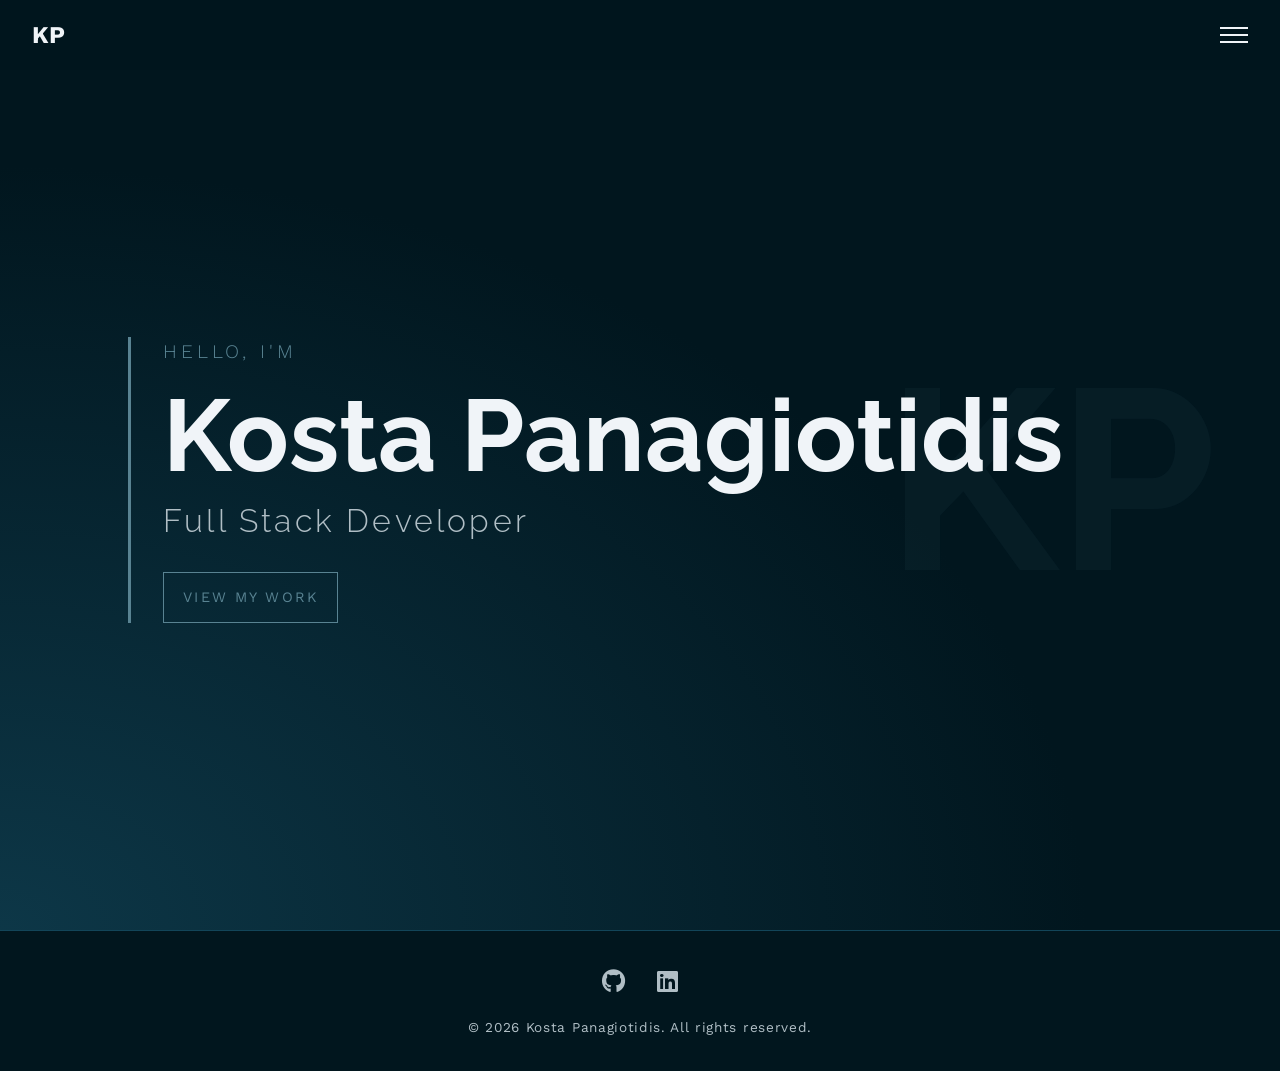
<file: index.html>
<!DOCTYPE html>
<html lang="en">
<head>
    <meta charset="UTF-8">
    <meta name="viewport" content="width=device-width, initial-scale=1.0">
    <title>Kosta Panagiotidis | Portfolio</title>
    <link rel="preconnect" href="https://fonts.googleapis.com">
    <link rel="preconnect" href="https://fonts.gstatic.com" crossorigin>
    <link href="https://fonts.googleapis.com/css2?family=Raleway:wght@300;400;500;700&family=Work+Sans:wght@300;400;500;700&display=swap" rel="stylesheet">
    <link rel="stylesheet" href="scss/main.css">
    <link rel="stylesheet" href="https://cdnjs.cloudflare.com/ajax/libs/font-awesome/6.5.0/css/all.min.css">
</head>
<body class="page--home">

    <nav class="nav">
        <div class="nav__logo">
            <a href="index.html">KP</a>
        </div>

        <button class="nav__toggle" id="navToggle">
            <span class="nav__toggle-bar"></span>
            <span class="nav__toggle-bar"></span>
            <span class="nav__toggle-bar"></span>
        </button>

        <div class="nav__overlay" id="navOverlay">
            <div class="nav__card">
                <ul class="nav__links">
                    <li class="nav__item"><a href="index.html" class="nav__link">Home</a></li>
                    <li class="nav__item"><a href="about.html" class="nav__link">About</a></li>
                    <li class="nav__item"><a href="skills.html" class="nav__link">Skills</a></li>
                    <li class="nav__item"><a href="projects.html" class="nav__link">Projects</a></li>
                    <li class="nav__item"><a href="contact.html" class="nav__link">Contact</a></li>
                </ul>
            </div>
        </div>
    </nav>

    <main class="main">

        <section class="hero">
            <div class="hero__bg-text">KP</div>
            <div class="hero__content">
                <p class="hero__greeting">Hello, I'm</p>
                <h1 class="hero__name">Kosta Panagiotidis</h1>
                <h2 class="hero__title">Full Stack Developer</h2>
                <a href="projects.html" class="hero__cta">View my work</a>
            </div>
        </section>

    </main>
    
    <footer class="footer">
        <div class="footer__icons">
            <a href="https://github.com/kpanagiotidis1-art" class="footer__link" target="_blank">
                <i class="fa-brands fa-github"></i>
            </a>
            <a href="https://www.linkedin.com/in/kosta-panagiotidis-23280220b/" class="footer__link" target="_blank">
                <i class="fa-brands fa-linkedin"></i>
            </a>
        </div>
        <p class="footer__copy">&copy; 2026 Kosta Panagiotidis. All rights reserved.</p>
        
    </footer>

    <script src="js/nav.js"></script>
    <script src="js/transitions.js"></script>
</body>
</html>
</file>
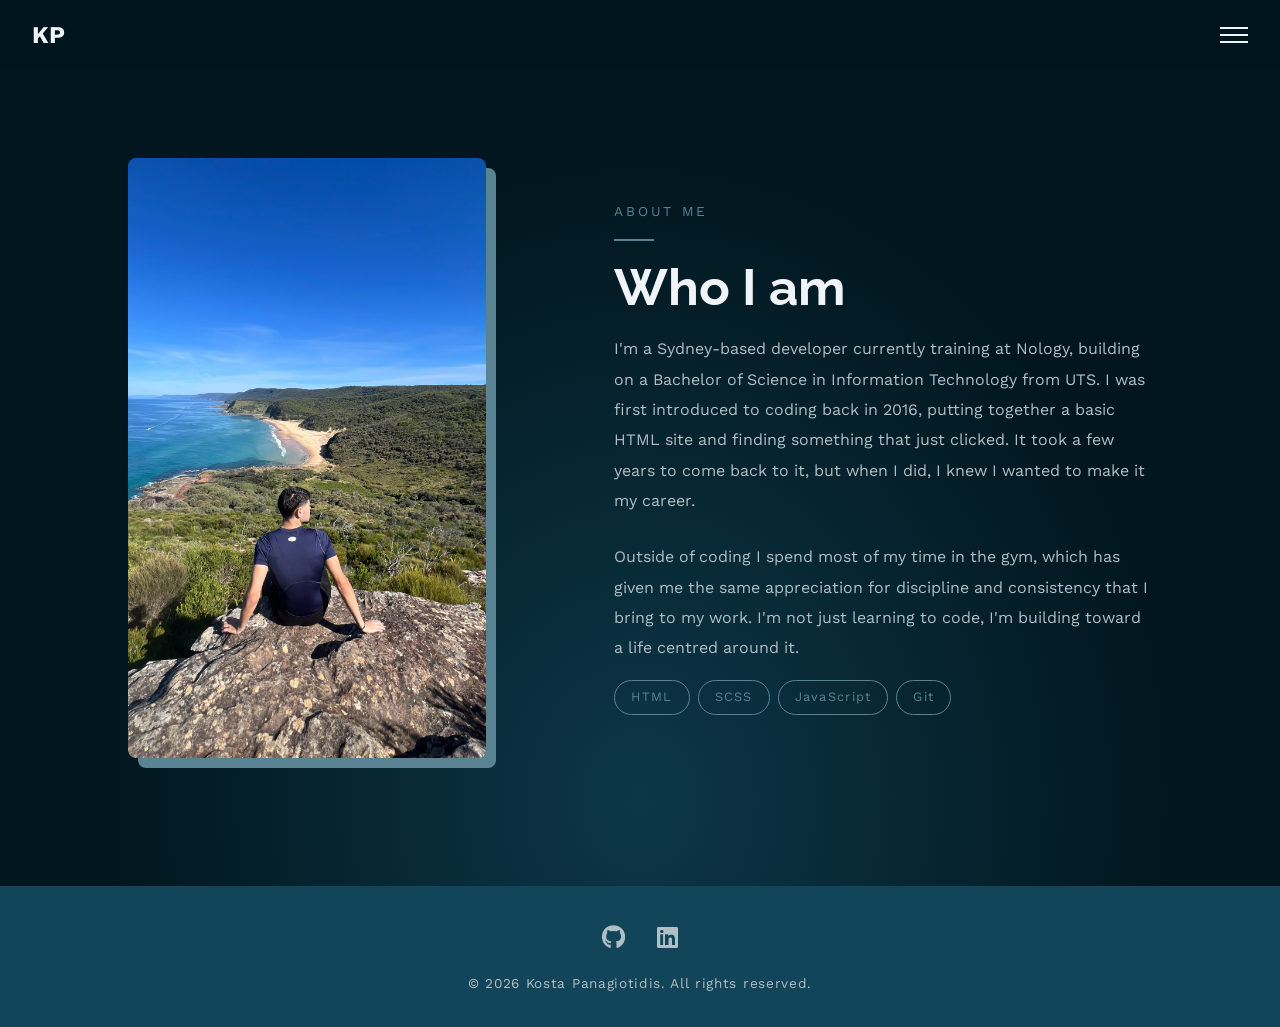
<file: about.html>
<!DOCTYPE html>
<html lang="en">
<head>
    <meta charset="UTF-8">
    <meta name="viewport" content="width=device-width, initial-scale=1.0">
    <title>Kosta Panagiotidis | About</title>
    <link rel="preconnect" href="https://fonts.googleapis.com">
    <link rel="preconnect" href="https://fonts.gstatic.com" crossorigin>
    <link href="https://fonts.googleapis.com/css2?family=Raleway:wght@300;400;500;700&family=Work+Sans:wght@300;400;500;700&display=swap" rel="stylesheet">
    <link rel="stylesheet" href="scss/main.css">
    <link rel="stylesheet" href="https://cdnjs.cloudflare.com/ajax/libs/font-awesome/6.5.0/css/all.min.css">
</head>
<body>

    <nav class="nav">
        <div class="nav__logo">
            <a href="index.html">KP</a>
        </div>

        <button class="nav__toggle" id="navToggle">
            <span class="nav__toggle-bar"></span>
            <span class="nav__toggle-bar"></span>
            <span class="nav__toggle-bar"></span>
        </button>

        <div class="nav__overlay" id="navOverlay">
            <div class="nav__card">
                <ul class="nav__links">
                    <li class="nav__item"><a href="index.html" class="nav__link">Home</a></li>
                    <li class="nav__item"><a href="about.html" class="nav__link">About</a></li>
                    <li class="nav__item"><a href="skills.html" class="nav__link">Skills</a></li>
                    <li class="nav__item"><a href="projects.html" class="nav__link">Projects</a></li>
                    <li class="nav__item"><a href="contact.html" class="nav__link">Contact</a></li>
                </ul>
            </div>
        </div>
    </nav>

    <main class="main">

    <section class="about">
        <div class="about__image-wrapper">
            <div class="about__image-border"></div>
            <div class="about__image">
                <img src="assets/images/profile.jpeg" alt="Kosta Panagiotidis">
            </div>
        </div>
        <div class="about__content">
            <p class="about__tag">About me</p>
            <div class="about__divider"></div>
            <h1 class="about__heading">Who I am</h1>
            <p class="about__text">I'm a Sydney-based developer currently training at Nology, building on a Bachelor of Science in Information Technology from UTS. I was first introduced to coding back in 2016, putting together a basic HTML site and finding something that just clicked. It took a few years to come back to it, but when I did, I knew I wanted to make it my career.</p> 
            <br>
            <p class="about__text">Outside of coding I spend most of my time in the gym, which has given me the same appreciation for discipline and consistency that I bring to my work. I'm not just learning to code, I'm building toward a life centred around it.</p>
            <div class="about__pills">
                <span class="about__pill">HTML</span>
                <span class="about__pill">SCSS</span>
                <span class="about__pill">JavaScript</span>
                <span class="about__pill">Git</span>
            </div>
        </div>
    </section>     

    </main>
    
    <footer class="footer">
        <div class="footer__icons">
            <a href="https://github.com/kpanagiotidis1-art" class="footer__link" target="_blank">
                <i class="fa-brands fa-github"></i>
            </a>
            <a href="https://www.linkedin.com/in/kosta-panagiotidis-23280220b/" class="footer__link" target="_blank">
                <i class="fa-brands fa-linkedin"></i>
            </a>
        </div>
        <p class="footer__copy">&copy; 2026 Kosta Panagiotidis. All rights reserved.</p>
        
    </footer>

    <script src="js/nav.js"></script>
    <script src="js/transitions.js"></script>
</body>
</html>
</file>
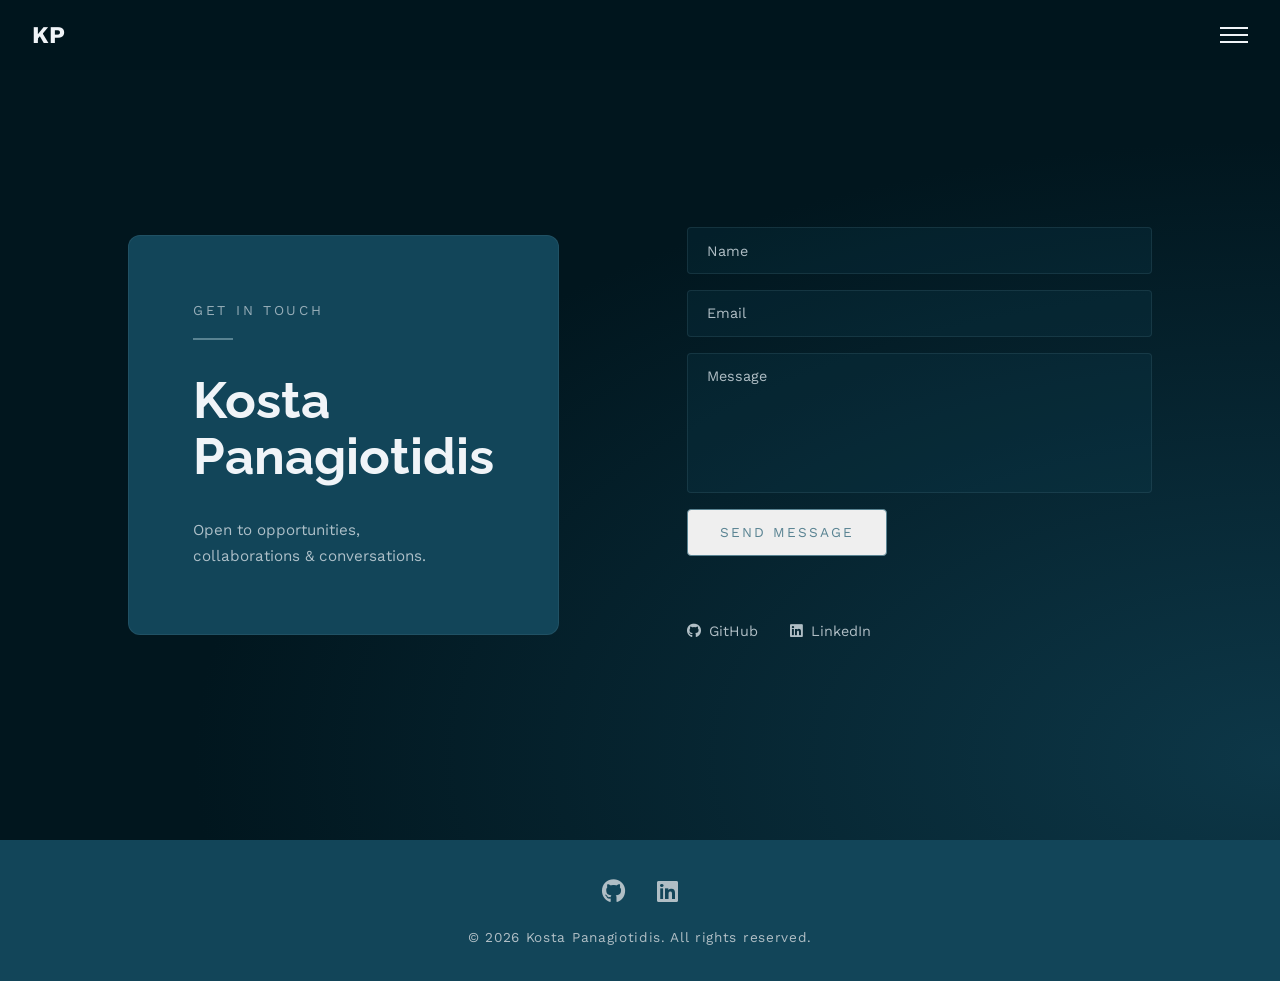
<file: contact.html>
<!DOCTYPE html>
<html lang="en">
<head>
    <meta charset="UTF-8">
    <meta name="viewport" content="width=device-width, initial-scale=1.0">
    <title>Kosta Panagiotidis | Contact</title>
    <link rel="preconnect" href="https://fonts.googleapis.com">
    <link rel="preconnect" href="https://fonts.gstatic.com" crossorigin>
    <link href="https://fonts.googleapis.com/css2?family=Raleway:wght@300;400;500;700&family=Work+Sans:wght@300;400;500;700&display=swap" rel="stylesheet">
    <link rel="stylesheet" href="scss/main.css">
    <link rel="stylesheet" href="https://cdnjs.cloudflare.com/ajax/libs/font-awesome/6.5.0/css/all.min.css">
</head>
<body>

    <nav class="nav">
        <div class="nav__logo">
            <a href="index.html">KP</a>
        </div>

        <button class="nav__toggle" id="navToggle">
            <span class="nav__toggle-bar"></span>
            <span class="nav__toggle-bar"></span>
            <span class="nav__toggle-bar"></span>
        </button>

        <div class="nav__overlay" id="navOverlay">
            <div class="nav__card">
                <ul class="nav__links">
                    <li class="nav__item"><a href="index.html" class="nav__link">Home</a></li>
                    <li class="nav__item"><a href="about.html" class="nav__link">About</a></li>
                    <li class="nav__item"><a href="skills.html" class="nav__link">Skills</a></li>
                    <li class="nav__item"><a href="projects.html" class="nav__link">Projects</a></li>
                    <li class="nav__item"><a href="contact.html" class="nav__link">Contact</a></li>
                </ul>
            </div>
        </div>
    </nav>

    <main class="main">
        <section class="contact">
            <div class="contact__left">
                <div class="contact__left-top">
                    <p class="contact__tag">Get in touch</p>
                    <div class="contact__divider"></div>
                    <h1 class="contact__name">Kosta<br>Panagiotidis</h1>
                </div>
                <p class="contact__tagline">Open to opportunities,<br>collaborations & conversations.</p>
            </div>

            <div class="contact__right">
                <form class="contact__form" action="https://formspree.io/f/xgobrayg" method="POST">
                    <input type="text" name="name" class="contact__input" placeholder="Name">
                    <input type="email" name="email" class="contact__input" placeholder="Email">
                    <textarea name="message" class="contact__textarea" placeholder="Message"></textarea>
                    <button type="submit" class="contact__btn">Send message</button>
                </form>

                <div class="contact__socials">
                    <a href="https://github.com/kpanagiotidis1-art" class="contact__social-link" target="_blank">
                        <i class="fa-brands fa-github"></i> GitHub
                    </a>
                    <a href="https://www.linkedin.com/in/kosta-panagiotidis-23280220b/" class="contact__social-link" target="_blank">
                        <i class="fa-brands fa-linkedin"></i> LinkedIn
                    </a>
                </div>
            </div>
        </section>
    </main>
    
    <footer class="footer">
        <div class="footer__icons">
            <a href="https://github.com/kpanagiotidis1-art" class="footer__link" target="_blank">
                <i class="fa-brands fa-github"></i>
            </a>
            <a href="https://www.linkedin.com/in/kosta-panagiotidis-23280220b/" class="footer__link" target="_blank">
                <i class="fa-brands fa-linkedin"></i>
            </a>
        </div>
        <p class="footer__copy">&copy; 2026 Kosta Panagiotidis. All rights reserved.</p>
        
    </footer>

    <script src="js/nav.js"></script>
    <script src="js/transitions.js"></script>
    <script src="js/transitions.js"></script>
</body>
</html>
</file>
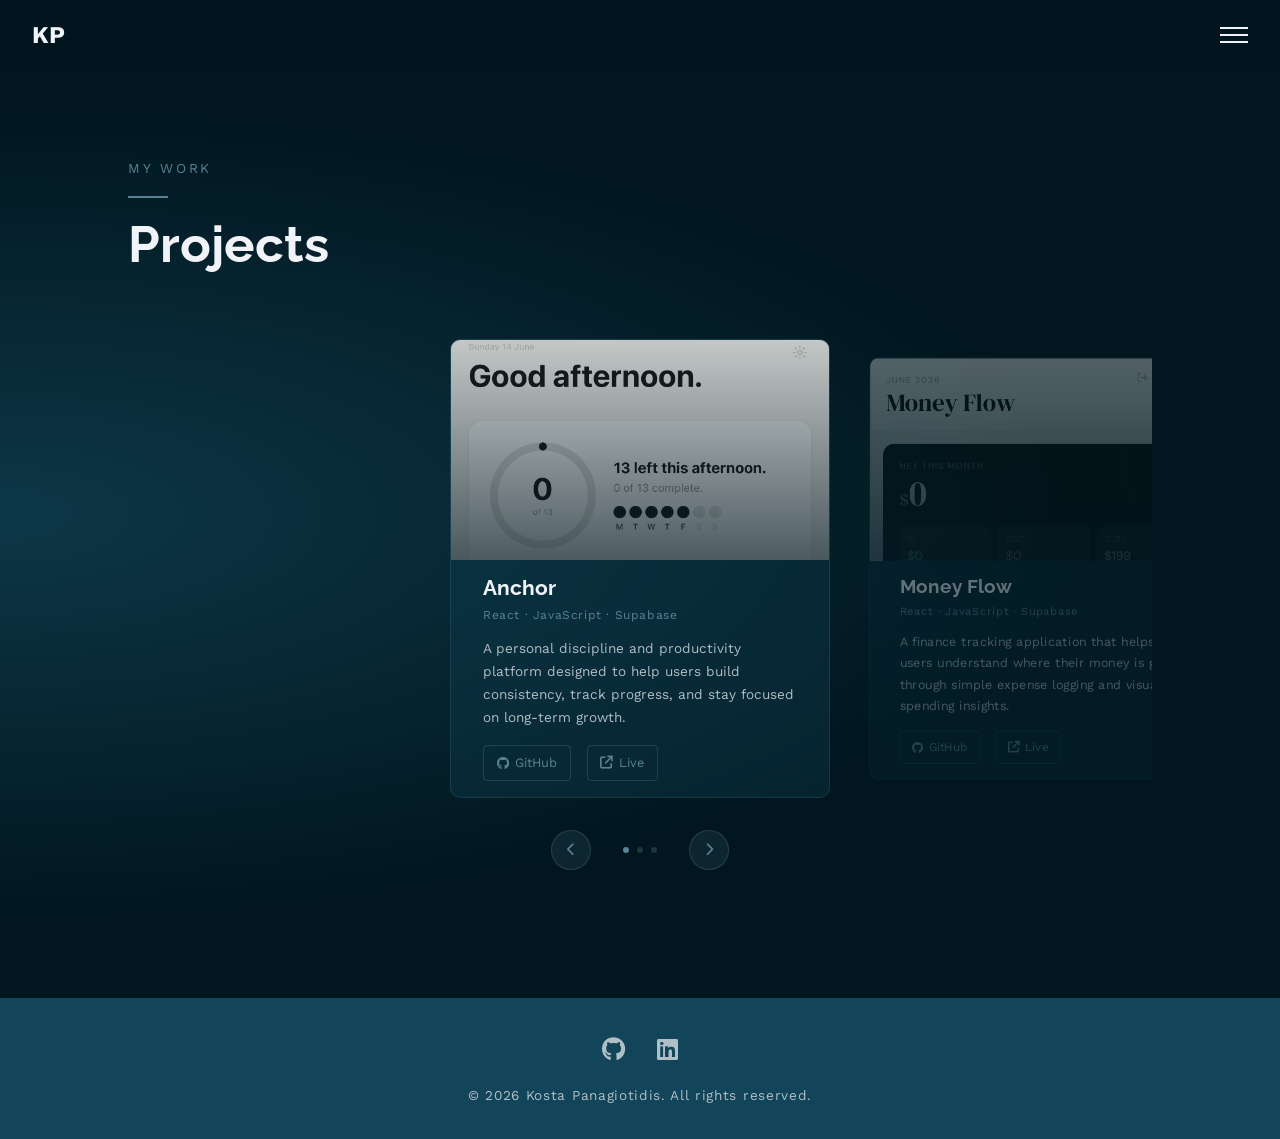
<file: projects.html>
<!DOCTYPE html>
<html lang="en">
<head>
    <meta charset="UTF-8">
    <meta name="viewport" content="width=device-width, initial-scale=1.0">
    <title>Kosta Panagiotidis | Projects</title>
    <link rel="preconnect" href="https://fonts.googleapis.com">
    <link rel="preconnect" href="https://fonts.gstatic.com" crossorigin>
    <link href="https://fonts.googleapis.com/css2?family=Raleway:wght@300;400;500;700&family=Work+Sans:wght@300;400;500;700&display=swap" rel="stylesheet">
    <link rel="stylesheet" href="scss/main.css">
    <link rel="stylesheet" href="https://cdnjs.cloudflare.com/ajax/libs/font-awesome/6.5.0/css/all.min.css">
</head>
<body>

    <nav class="nav">
        <div class="nav__logo">
            <a href="index.html">KP</a>
        </div>

        <button class="nav__toggle" id="navToggle">
            <span class="nav__toggle-bar"></span>
            <span class="nav__toggle-bar"></span>
            <span class="nav__toggle-bar"></span>
        </button>

        <div class="nav__overlay" id="navOverlay">
            <div class="nav__card">
                <ul class="nav__links">
                    <li class="nav__item"><a href="index.html" class="nav__link">Home</a></li>
                    <li class="nav__item"><a href="about.html" class="nav__link">About</a></li>
                    <li class="nav__item"><a href="skills.html" class="nav__link">Skills</a></li>
                    <li class="nav__item"><a href="projects.html" class="nav__link">Projects</a></li>
                    <li class="nav__item"><a href="contact.html" class="nav__link">Contact</a></li>
                </ul>
            </div>
        </div>
    </nav>

    <main class="main">
        <section class="projects">
            <div class="projects__header">
                <p class="projects__tag">My work</p>
                <div class="projects__divider"></div>
                <h1 class="projects__heading">Projects</h1>
            </div>

            <div class="projects__carousel">
                <div class="projects__track" id="projectsTrack">

                    <div class="projects__card" id="card-0">
                        <div class="projects__card-img">
                            <img src="assets/images/anchor.png" alt="Anchor App">
                        </div>
                        <div class="projects__card-body">
                            <h2 class="projects__card-title">Anchor</h2>
                            <p class="projects__card-tech">React · JavaScript · Supabase</p>
                            <p class="projects__card-desc">A personal discipline and productivity platform designed to help users build consistency, track progress, and stay focused on long-term growth.</p>
                            <div class="projects__card-links">
                                <a href="https://github.com/kpanagiotidis1-art/Anchor" class="projects__card-link" target="_blank"><i class="fa-brands fa-github"></i> GitHub</a>
                                <a href="https://anchor-six-beta.vercel.app/" class="projects__card-link" target="_blank"><i class="fa-solid fa-arrow-up-right-from-square"></i> Live</a>
                            </div>
                        </div>
                    </div>

                    <div class="projects__card" id="card-1">
                        <div class="projects__card-img">
                            <img src="assets/images/moneyflow.png" alt="Money Flow App">
                        </div>
                        <div class="projects__card-body">
                            <h2 class="projects__card-title">Money Flow</h2>
                            <p class="projects__card-tech">React · JavaScript · Supabase</p>
                            <p class="projects__card-desc">A finance tracking application that helps users understand where their money is going through simple expense logging and visual spending insights.</p>
                            <div class="projects__card-links">
                                <a href="https://github.com/kpanagiotidis1-art/money-flow" class="projects__card-link" target="_blank"><i class="fa-brands fa-github"></i> GitHub</a>
                                <a href="https://money-flow-chi-lilac.vercel.app/" class="projects__card-link" target="_blank"><i class="fa-solid fa-arrow-up-right-from-square"></i> Live</a>
                            </div>
                        </div>
                    </div>

                    <div class="projects__card" id="card-2">
                        <div class="projects__card-img">
                            <img src="assets/images/builtbykosta.png" alt="BuiltByKosta">
                        </div>
                        <div class="projects__card-body">
                            <h2 class="projects__card-title">BuiltByKosta</h2>
                            <p class="projects__card-tech">HTML · CSS · JavaScript</p>
                            <p class="projects__card-desc">A personal portfolio website created to showcase my projects, technical skills, and development journey as a frontend developer.</p>
                            <div class="projects__card-links">
                                <a href="https://github.com/kpanagiotidis1-art/builtbykosta-site" class="projects__card-link" target="_blank"><i class="fa-brands fa-github"></i> GitHub</a>
                                <a href="https://builtbykosta-site.vercel.app/" class="projects__card-link" target="_blank"><i class="fa-solid fa-arrow-up-right-from-square"></i> Live</a>
                            </div>
                        </div>
                    </div>

                </div>

                <div class="projects__controls">
                    <button class="projects__arrow" id="prevBtn"><i class="fa-solid fa-chevron-left"></i></button>
                    <div class="projects__dots" id="projectsDots"></div>
                    <button class="projects__arrow" id="nextBtn"><i class="fa-solid fa-chevron-right"></i></button>
                </div>
            </div>
        </section
    </main>
    
    <footer class="footer">
        <div class="footer__icons">
            <a href="https://github.com/kpanagiotidis1-art" class="footer__link" target="_blank">
                <i class="fa-brands fa-github"></i>
            </a>
            <a href="https://www.linkedin.com/in/kosta-panagiotidis-23280220b/" class="footer__link" target="_blank">
                <i class="fa-brands fa-linkedin"></i>
            </a>
        </div>
        <p class="footer__copy">&copy; 2026 Kosta Panagiotidis. All rights reserved.</p>
        
    </footer>

    <script src="js/nav.js"></script>
    <script src="js/projects.js"></script>
    <script src="js/transitions.js"></script>
</body>
</html>
</file>
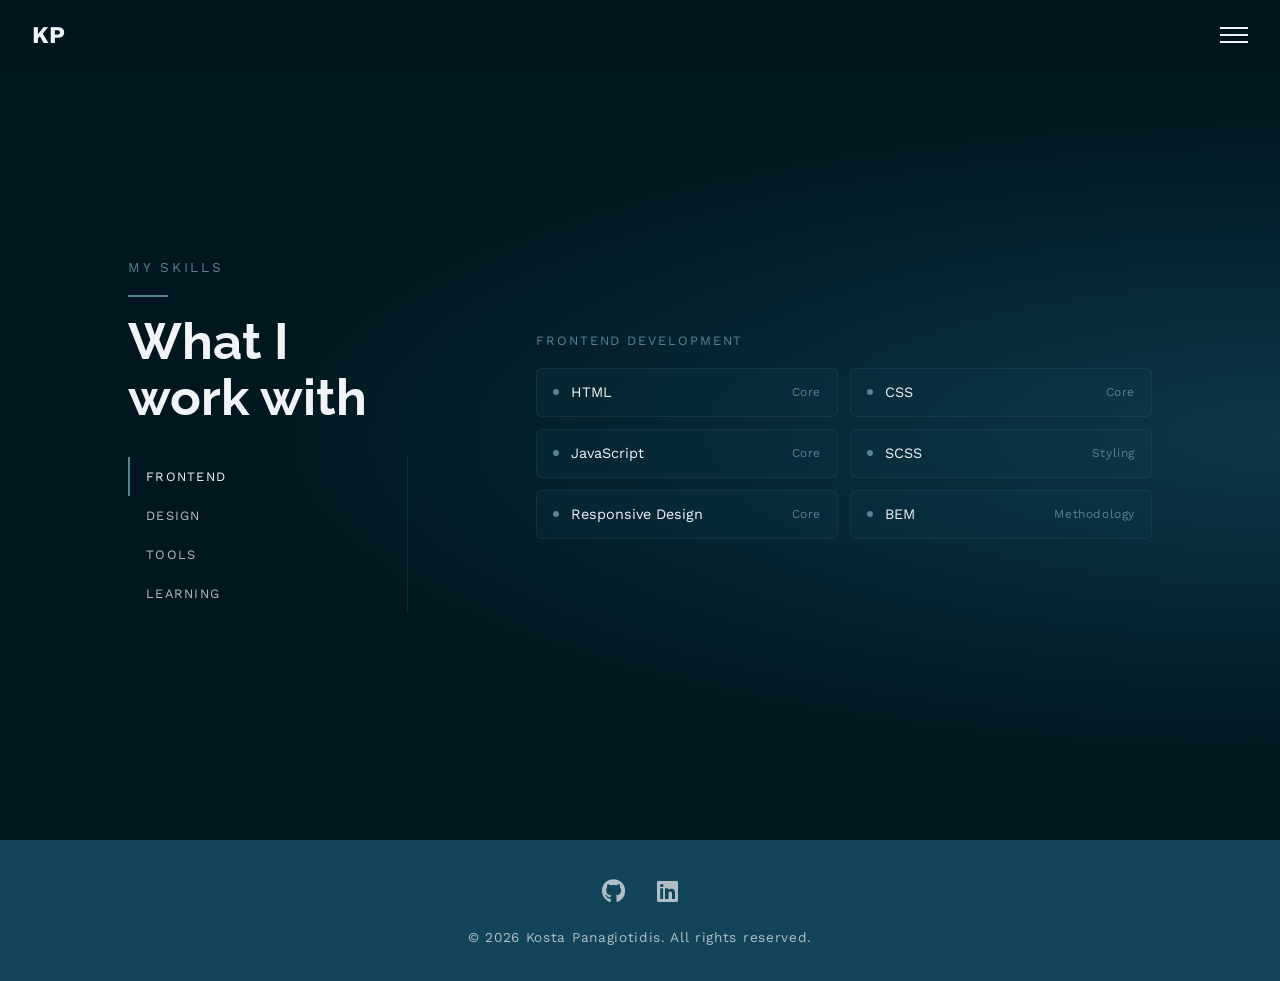
<file: skills.html>
<!DOCTYPE html>
<html lang="en">
<head>
    <meta charset="UTF-8">
    <meta name="viewport" content="width=device-width, initial-scale=1.0">
    <title>Kosta Panagiotidis | Skills</title>
    <link rel="preconnect" href="https://fonts.googleapis.com">
    <link rel="preconnect" href="https://fonts.gstatic.com" crossorigin>
    <link href="https://fonts.googleapis.com/css2?family=Raleway:wght@300;400;500;700&family=Work+Sans:wght@300;400;500;700&display=swap" rel="stylesheet">
    <link rel="stylesheet" href="scss/main.css">
    <link rel="stylesheet" href="https://cdnjs.cloudflare.com/ajax/libs/font-awesome/6.5.0/css/all.min.css">
  
</head>

<body>
    <nav class="nav">
        <div class="nav__logo">
            <a href="index.html">KP</a>
        </div>

        <button class="nav__toggle" id="navToggle">
            <span class="nav__toggle-bar"></span>
            <span class="nav__toggle-bar"></span>
            <span class="nav__toggle-bar"></span>
        </button>

        <div class="nav__overlay" id="navOverlay">
            <div class="nav__card">
                <ul class="nav__links">
                    <li class="nav__item"><a href="index.html" class="nav__link">Home</a></li>
                    <li class="nav__item"><a href="about.html" class="nav__link">About</a></li>
                    <li class="nav__item"><a href="skills.html" class="nav__link">Skills</a></li>
                    <li class="nav__item"><a href="projects.html" class="nav__link">Projects</a></li>
                    <li class="nav__item"><a href="contact.html" class="nav__link">Contact</a></li>
                </ul>
            </div>
        </div>
    </nav>

    <main class="main">

    <section class="skills">
        <div class="skills__sidebar">
            <p class="skills__tag">My skills</p>
            <div class="skills__divider"></div>
            <h1 class="skills__heading">What I<br>work with</h1>
            <nav class="skills__nav">
                <button class="skills__nav-button skills__nav-button--active" data-target="frontend">Frontend</button>
                <button class="skills__nav-button" data-target="design">Design</button>
                <button class="skills__nav-button" data-target="tools">Tools</button>
                <button class="skills__nav-button" data-target="learning">Learning</button>
            </nav>
        </div>

        <div class="skills__panels">
            <div class="skills__panel skills__panel--active" id="frontend">
                <p class="skills__panel-title">Frontend Development</p>
                <div class="skills__grid">
                    <div class="skills__item"><div class="skills__dot"></div><span class="skills__name">HTML</span><span class="skills__sub">Core</span></div>
                    <div class="skills__item"><div class="skills__dot"></div><span class="skills__name">CSS</span><span class="skills__sub">Core</span></div>
                    <div class="skills__item"><div class="skills__dot"></div><span class="skills__name">JavaScript</span><span class="skills__sub">Core</span></div>
                    <div class="skills__item"><div class="skills__dot"></div><span class="skills__name">SCSS</span><span class="skills__sub">Styling</span></div>
                    <div class="skills__item"><div class="skills__dot"></div><span class="skills__name">Responsive Design</span><span class="skills__sub">Core</span></div>
                    <div class="skills__item"><div class="skills__dot"></div><span class="skills__name">BEM</span><span class="skills__sub">Methodology</span></div>
                </div>
            </div>

            <div class="skills__panel" id="design">
                <p class="skills__panel-title">Design</p>
                <div class="skills__grid">
                    <div class="skills__item"><div class="skills__dot"></div><span class="skills__name">Figma</span><span class="skills__sub">Tool</span></div>
                    <div class="skills__item"><div class="skills__dot"></div><span class="skills__name">Typography</span><span class="skills__sub">Principle</span></div>
                    <div class="skills__item"><div class="skills__dot"></div><span class="skills__name">UI Design</span><span class="skills__sub">Core</span></div>
                    <div class="skills__item"><div class="skills__dot"></div><span class="skills__name">Wireframing</span><span class="skills__sub">Process</span></div>
                    <div class="skills__item"><div class="skills__dot"></div><span class="skills__name">Colour Theory</span><span class="skills__sub">Principle</span></div>
                    <div class="skills__item"><div class="skills__dot"></div><span class="skills__name">Visual Hierarchy</span><span class="skills__sub">Principle</span></div>
                </div>
            </div>

            <div class="skills__panel" id="tools">
                <p class="skills__panel-title">Tools</p>
                <div class="skills__grid">
                    <div class="skills__item"><div class="skills__dot"></div><span class="skills__name">VS Code</span><span class="skills__sub">Editor</span></div>
                    <div class="skills__item"><div class="skills__dot"></div><span class="skills__name">GitHub</span><span class="skills__sub">Version Control</span></div>
                    <div class="skills__item"><div class="skills__dot"></div><span class="skills__name">Git</span><span class="skills__sub">Version Control</span></div>
                </div>
            </div>

            <div class="skills__panel" id="learning">
                <p class="skills__panel-title">Currently Learning</p>
                <div class="skills__grid">
                    <div class="skills__item"><div class="skills__dot skills__dot--dim"></div><span class="skills__name">React</span><span class="skills__sub">In Progress</span></div>
                    <div class="skills__item"><div class="skills__dot skills__dot--dim"></div><span class="skills__name">UX Design</span><span class="skills__sub">In Progress</span></div>
                    <div class="skills__item"><div class="skills__dot skills__dot--dim"></div><span class="skills__name">Node.js</span><span class="skills__sub">In Progress</span></div>
                </div>
            </div>
        </div>
    </section>
    </main>
    
    <footer class="footer">
        <div class="footer__icons">
            <a href="https://github.com/kpanagiotidis1-art" class="footer__link" target="_blank">
                <i class="fa-brands fa-github"></i>
            </a>
            <a href="https://www.linkedin.com/in/kosta-panagiotidis-23280220b/" class="footer__link" target="_blank">
                <i class="fa-brands fa-linkedin"></i>
            </a>
        </div>
        <p class="footer__copy">&copy; 2026 Kosta Panagiotidis. All rights reserved.</p>
        
    </footer>

    <script src="js/nav.js"></script>
    <script src="js/skills.js"></script>
    <script src="js/transitions.js"></script>
</body>
</html>
</file>
<file: scss/main.css>
*, *::before, *::after {
  margin: 0;
  padding: 0;
  box-sizing: border-box;
}

html {
  scroll-behavior: smooth;
  font-size: 16px;
}

body {
  background-color: #01161E;
  color: #f0f4f8;
  font-family: "Work Sans", sans-serif;
  line-height: 1.6;
  transition: opacity 0.2s ease;
  opacity: 0;
}
body.fade-in {
  opacity: 1;
}
body.fade-out {
  opacity: 0;
}

a {
  text-decoration: none;
  color: inherit;
}

ul {
  list-style: none;
}

img {
  max-width: 100%;
  display: block;
}

.main {
  padding-top: 30px;
}

h1, h2, h3, h4, h5, h6 {
  font-family: "Raleway", sans-serif;
  font-weight: 700;
  line-height: 1.2;
}

p {
  font-family: "Work Sans", sans-serif;
  font-weight: 400;
  line-height: 1.6;
}

a {
  font-family: "Work Sans", sans-serif;
}

.nav {
  position: fixed;
  top: 0;
  left: 0;
  width: 100%;
  padding: 1rem 2rem;
  display: flex;
  justify-content: space-between;
  align-items: center;
  z-index: 100;
  background-color: rgba(1, 22, 30, 0.85);
  backdrop-filter: blur(8px);
}
.nav__logo {
  font-family: "Raleway", sans-serif;
  font-weight: 700;
  font-size: 1.5rem;
  color: #f0f4f8;
  z-index: 200;
}
.nav__toggle {
  display: flex;
  flex-direction: column;
  gap: 5px;
  background: none;
  border: none;
  cursor: pointer;
  z-index: 200;
}
.nav__toggle--active .nav__toggle-bar:nth-child(1) {
  transform: translateY(7px) rotate(45deg);
}
.nav__toggle--active .nav__toggle-bar:nth-child(2) {
  opacity: 0;
}
.nav__toggle--active .nav__toggle-bar:nth-child(3) {
  transform: translateY(-7px) rotate(-45deg);
}
.nav__toggle-bar {
  display: block;
  width: 28px;
  height: 2px;
  background-color: #f0f4f8;
  transition: all 0.3s ease;
}
.nav__overlay {
  position: fixed;
  top: 0;
  left: 0;
  width: 100vw;
  height: 100vh;
  background-color: rgba(1, 22, 30, 0.5);
  display: flex;
  justify-content: center;
  align-items: center;
  opacity: 0;
  visibility: hidden;
  transition: opacity 0.4s ease, visibility 0.4s ease;
}
.nav__overlay--active {
  opacity: 1;
  visibility: visible;
}
.nav__links {
  display: flex;
  flex-direction: column;
  align-items: center;
  gap: 2rem;
}
.nav__link {
  font-family: "Raleway", sans-serif;
  font-size: 2.5rem;
  font-weight: 300;
  letter-spacing: 0.1em;
  transition: color 0.3s ease;
}
.nav__link:hover {
  color: #598392;
}
.nav__card {
  background-color: rgba(18, 69, 89, 0.6);
  backdrop-filter: blur(12px);
  border: 1px solid rgba(89, 131, 146, 0.2);
  border-radius: 16px;
  padding: 4rem;
  min-width: 300px;
  text-align: center;
}

.footer {
  background-color: #124559;
  border-top: 1px solid #124559;
  padding: 2rem;
  display: flex;
  flex-direction: column;
  align-items: center;
  gap: 1rem;
}
.footer__icons {
  display: flex;
  gap: 2rem;
}
.footer__link {
  color: #b0bec5;
  font-size: 1.5rem;
  transition: color 0.3s ease;
}
.footer__link:hover {
  color: #598392;
}
.footer__copy {
  font-size: 0.85rem;
  color: #b0bec5;
  letter-spacing: 0.05em;
}

.page--home .footer {
  background-color: #01161E;
}

.hero {
  height: 100vh;
  display: flex;
  align-items: center;
  padding: 0 8rem;
  background: radial-gradient(ellipse at 0% 100%, rgba(18, 69, 89, 0.7) 0%, #01161E 60%);
  position: relative;
  overflow: hidden;
}
.hero__bg-text {
  position: absolute;
  right: 4rem;
  font-family: "Raleway", sans-serif;
  font-size: clamp(8rem, 20vw, 16rem);
  font-weight: 700;
  color: rgba(89, 131, 146, 0.07);
  line-height: 1;
  user-select: none;
  z-index: 0;
}
.hero__content {
  display: flex;
  flex-direction: column;
  gap: 1rem;
  position: relative;
  z-index: 1;
  border-left: 3px solid #598392;
  padding-left: 2rem;
}
.hero__greeting {
  font-family: "Work Sans", sans-serif;
  font-size: 1.2em;
  font-weight: 300;
  color: #598392;
  letter-spacing: 0.2em;
  text-transform: uppercase;
}
.hero__name {
  font-family: "Raleway", sans-serif;
  font-size: clamp(3rem, 8vw, 7rem);
  font-weight: 700;
  color: #f0f4f8;
  line-height: 1;
}
.hero__title {
  font-family: "Raleway", sans-serif;
  font-size: clamp(1.2rem, 3vw, 2rem);
  font-weight: 300;
  color: #b0bec5;
  letter-spacing: 0.1em;
}
.hero__cta {
  margin-top: 1rem;
  display: inline-block;
  padding: 0.8rem 1.2rem;
  border: 1px solid #598392;
  color: #598392;
  font-family: "Work Sans", sans-serif;
  font-size: 0.9rem;
  letter-spacing: 0.15em;
  text-transform: uppercase;
  transition: all 0.3s ease;
  align-self: flex-start;
}
.hero__cta:hover {
  background-color: #598392;
  color: #01161E;
}

@media (max-width: 768px) {
  .hero {
    padding: 0 2rem;
  }
  .hero__bg-text {
    display: none;
  }
}
.about {
  min-height: 80vh;
  display: grid;
  grid-template-columns: 1fr 1.5fr;
  align-items: center;
  padding: 8rem;
  gap: 8rem;
  background: radial-gradient(ellipse at 50% 90%, rgba(18, 69, 89, 0.7) 0%, #01161E 60%);
}
.about__image-wrapper {
  position: relative;
  height: 600px;
}
.about__image-border {
  position: absolute;
  top: 10px;
  left: 10px;
  width: 100%;
  height: 100%;
  background-color: #598392;
  border-radius: 8px;
}
.about__image {
  position: relative;
  height: 100%;
}
.about__image img {
  width: 100%;
  height: 600px;
  object-fit: cover;
  object-position: center;
  border-radius: 8px;
}
.about__tag {
  font-family: "Work Sans", sans-serif;
  font-size: 0.85rem;
  letter-spacing: 0.2em;
  text-transform: uppercase;
  color: #598392;
  margin-bottom: 1rem;
}
.about__divider {
  width: 40px;
  height: 2px;
  background-color: #598392;
  margin-bottom: 1rem;
}
.about__heading {
  font-family: "Raleway", sans-serif;
  font-size: clamp(2rem, 4vw, 3.5rem);
  font-weight: 700;
  color: #f0f4f8;
  margin-bottom: 1rem;
}
.about__text {
  font-family: "Work Sans", sans-serif;
  font-size: 1rem;
  color: #b0bec5;
  line-height: 1.9;
  max-width: 560px;
}
.about__pills {
  display: flex;
  flex-wrap: wrap;
  gap: 0.5rem;
  margin-top: 1rem;
}
.about__pill {
  padding: 0.4rem 1rem;
  border: 1px solid #598392;
  color: #598392;
  font-family: "Work Sans", sans-serif;
  font-size: 0.8rem;
  letter-spacing: 0.1em;
  border-radius: 20px;
}
@media (max-width: 768px) {
  .about {
    grid-template-columns: 1fr;
    padding: 2rem;
    gap: 2rem;
    min-height: unset;
    padding-top: 80px;
  }
  .about__image-wrapper {
    height: 280px;
  }
  .about__image img {
    height: 280px;
  }
  .about__text {
    max-width: 100%;
  }
}

.skills {
  min-height: 90vh;
  display: grid;
  grid-template-columns: 280px 1fr;
  align-items: center;
  padding: 8rem;
  gap: 8rem;
  background: radial-gradient(ellipse at 100% 50%, rgba(18, 69, 89, 0.7) 0%, #01161E 60%);
}
.skills__tag {
  font-family: "Work Sans", sans-serif;
  font-size: 0.85rem;
  letter-spacing: 0.2em;
  text-transform: uppercase;
  color: #598392;
  margin-bottom: 1rem;
}
.skills__divider {
  width: 40px;
  height: 2px;
  background-color: #598392;
  margin-bottom: 1rem;
}
.skills__heading {
  font-family: "Raleway", sans-serif;
  font-size: clamp(2rem, 4vw, 3.5rem);
  font-weight: 700;
  color: #f0f4f8;
  line-height: 1.1;
  margin-bottom: 2rem;
}
.skills__nav {
  display: flex;
  flex-direction: column;
  border-right: 1px solid rgba(89, 131, 146, 0.2);
  padding-right: 2rem;
}
.skills__nav-button {
  background: none;
  border: none;
  border-left: 2px solid transparent;
  padding: 0.75rem 1rem;
  text-align: left;
  font-family: "Work Sans", sans-serif;
  font-size: 0.8rem;
  letter-spacing: 0.1em;
  text-transform: uppercase;
  color: #b0bec5;
  cursor: pointer;
  transition: all 0.3s ease;
}
.skills__nav-button:hover {
  color: #f0f4f8;
}
.skills__nav-button--active {
  color: #f0f4f8;
  border-left-color: #598392;
}
.skills__panel {
  display: none;
}
.skills__panel--active {
  display: block;
}
.skills__panel-title {
  font-family: "Work Sans", sans-serif;
  font-size: 0.8rem;
  letter-spacing: 0.15em;
  text-transform: uppercase;
  color: #598392;
  margin-bottom: 1rem;
}
.skills__grid {
  display: grid;
  grid-template-columns: 1fr 1fr;
  gap: 0.75rem;
}
.skills__item {
  display: flex;
  align-items: center;
  gap: 0.75rem;
  padding: 0.75rem 1rem;
  border: 1px solid rgba(89, 131, 146, 0.15);
  border-radius: 6px;
  background: rgba(18, 69, 89, 0.15);
}
.skills__dot {
  width: 6px;
  height: 6px;
  border-radius: 50%;
  background-color: #598392;
  flex-shrink: 0;
}
.skills__dot--dim {
  background-color: #124559;
}
.skills__name {
  font-family: "Work Sans", sans-serif;
  font-size: 0.9rem;
  color: #f0f4f8;
  flex: 1;
}
.skills__sub {
  font-family: "Work Sans", sans-serif;
  font-size: 0.75rem;
  color: #598392;
  letter-spacing: 0.05em;
}
@media (max-width: 768px) {
  .skills {
    min-height: unset;
    height: auto;
    padding: 2rem;
    gap: 1rem;
    display: flex;
    flex-direction: column;
    align-items: stretch;
  }
  .skills__sidebar {
    margin-bottom: 1rem;
    padding-bottom: 0;
  }
  .skills__heading {
    font-size: 2rem;
    margin-bottom: 1rem;
  }
  .skills__nav {
    flex-direction: row;
    border-right: none;
    border-bottom: 1px solid rgba(89, 131, 146, 0.2);
    padding-right: 0;
    padding-bottom: 1rem;
    padding-left: 0;
    flex-wrap: wrap;
    gap: 0.5rem;
    margin-bottom: 0;
  }
  .skills__nav-button {
    border-left: none;
    border-bottom: 2px solid transparent;
    padding: 0.4rem 0.5rem;
  }
  .skills__nav-button--active {
    border-left-color: transparent;
    border-bottom-color: #598392;
  }
  .skills__panels {
    margin-top: 1rem;
    padding: 0;
  }
  .skills__grid {
    grid-template-columns: 1fr;
  }
}

.projects {
  min-height: 80vh;
  display: flex;
  flex-direction: column;
  justify-content: center;
  padding: 8rem;
  background: radial-gradient(ellipse at 0% 50%, rgba(18, 69, 89, 0.7) 0%, #01161E 60%);
}
.projects__header {
  margin-bottom: 4rem;
}
.projects__tag {
  font-family: "Work Sans", sans-serif;
  font-size: 0.85rem;
  letter-spacing: 0.2em;
  text-transform: uppercase;
  color: #598392;
  margin-bottom: 1rem;
}
.projects__divider {
  width: 40px;
  height: 2px;
  background-color: #598392;
  margin-bottom: 1rem;
}
.projects__heading {
  font-family: "Raleway", sans-serif;
  font-size: clamp(2rem, 4vw, 3.5rem);
  font-weight: 700;
  color: #f0f4f8;
}
.projects__carousel {
  width: 100%;
  overflow: hidden;
}
.projects__track {
  display: flex;
  align-items: center;
  gap: 24px;
  transition: transform 0.5s cubic-bezier(0.4, 0, 0.2, 1);
  will-change: transform;
}
.projects__card {
  background: rgba(18, 69, 89, 0.3);
  border: 1px solid rgba(89, 131, 146, 0.2);
  border-radius: 10px;
  overflow: hidden;
  flex-shrink: 0;
  width: 380px;
  transition: all 0.4s ease;
  opacity: 0.4;
  transform: scale(0.92);
}
.projects__card--active {
  opacity: 1;
  transform: scale(1);
}
.projects__card-img {
  position: relative;
  height: 220px;
  overflow: hidden;
}
.projects__card-img img {
  width: 100%;
  height: 100%;
  object-fit: cover;
  object-position: top;
}
.projects__card-img::after {
  content: "";
  position: absolute;
  inset: 0;
  background: linear-gradient(to bottom, rgba(1, 22, 30, 0.2), rgba(1, 22, 30, 0.7));
}
.projects__card-body {
  padding: 1rem 2rem;
}
.projects__card-title {
  font-family: "Raleway", sans-serif;
  font-size: 1.3rem;
  font-weight: 700;
  color: #f0f4f8;
  margin-bottom: 0.3rem;
}
.projects__card-tech {
  font-family: "Work Sans", sans-serif;
  font-size: 0.75rem;
  color: #598392;
  letter-spacing: 0.05em;
  margin-bottom: 0.75rem;
}
.projects__card-desc {
  font-family: "Work Sans", sans-serif;
  font-size: 0.85rem;
  color: #b0bec5;
  line-height: 1.7;
  margin-bottom: 1rem;
}
.projects__card-links {
  display: flex;
  gap: 1rem;
}
.projects__card-link {
  font-family: "Work Sans", sans-serif;
  font-size: 0.8rem;
  color: #598392;
  display: flex;
  align-items: center;
  gap: 6px;
  border: 1px solid rgba(89, 131, 146, 0.3);
  padding: 0.4rem 0.8rem;
  border-radius: 4px;
  transition: all 0.3s ease;
}
.projects__card-link:hover {
  background-color: #598392;
  color: #01161E;
}
.projects__controls {
  display: flex;
  align-items: center;
  justify-content: center;
  gap: 2rem;
  margin-top: 2rem;
}
.projects__arrow {
  background: rgba(89, 131, 146, 0.15);
  border: 1px solid rgba(89, 131, 146, 0.3);
  color: #598392;
  width: 40px;
  height: 40px;
  border-radius: 50%;
  display: flex;
  align-items: center;
  justify-content: center;
  cursor: pointer;
  transition: all 0.3s ease;
}
.projects__arrow:hover {
  background: rgba(89, 131, 146, 0.3);
}
.projects__dots {
  display: flex;
  gap: 8px;
}
.projects__dot {
  width: 6px;
  height: 6px;
  border-radius: 50%;
  background: rgba(89, 131, 146, 0.3);
  cursor: pointer;
  transition: background 0.3s ease;
}
.projects__dot--active {
  background: #598392;
}
@media (max-width: 768px) {
  .projects {
    padding: 4rem 2rem;
  }
  .projects__card {
    width: 280px;
  }
}

.contact {
  min-height: 90vh;
  display: grid;
  grid-template-columns: 1fr 1.5fr;
  background-color: #01161E;
  padding: 8rem;
  gap: 8rem;
  align-items: center;
  background: radial-gradient(ellipse at 100% 90%, rgba(18, 69, 89, 0.7) 0%, #01161E 60%);
}
.contact__left {
  background-color: #124559;
  padding: 4rem;
  display: flex;
  flex-direction: column;
  justify-content: space-between;
  border-radius: 12px;
  min-height: 400px;
  border: 1px solid rgba(89, 131, 146, 0.2);
}
.contact__tag {
  font-family: "Work Sans", sans-serif;
  font-size: 0.85rem;
  letter-spacing: 0.2em;
  text-transform: uppercase;
  color: rgba(240, 244, 248, 0.6);
  margin-bottom: 1rem;
}
.contact__divider {
  width: 40px;
  height: 2px;
  background-color: #598392;
  margin-bottom: 2rem;
}
.contact__name {
  font-family: "Raleway", sans-serif;
  font-size: clamp(2rem, 4vw, 3.5rem);
  font-weight: 700;
  color: #f0f4f8;
  line-height: 1.1;
}
.contact__tagline {
  font-family: "Work Sans", sans-serif;
  font-size: 0.95rem;
  color: rgba(240, 244, 248, 0.7);
  line-height: 1.7;
}
.contact__right {
  background-color: transparent;
  padding: 0;
  display: flex;
  flex-direction: column;
  justify-content: center;
  gap: 4rem;
}
.contact__form {
  display: flex;
  flex-direction: column;
  gap: 1rem;
}
.contact__input {
  background: rgba(18, 69, 89, 0.2);
  border: 1px solid rgba(89, 131, 146, 0.2);
  border-radius: 4px;
  padding: 0.9rem 1.2rem;
  color: #f0f4f8;
  font-family: "Work Sans", sans-serif;
  font-size: 0.9rem;
  transition: border-color 0.3s ease;
}
.contact__input::placeholder {
  color: #b0bec5;
}
.contact__input:focus {
  outline: none;
  border-color: #598392;
}
.contact__textarea {
  background: rgba(18, 69, 89, 0.2);
  border: 1px solid rgba(89, 131, 146, 0.2);
  border-radius: 4px;
  padding: 0.9rem 1.2rem;
  color: #f0f4f8;
  font-family: "Work Sans", sans-serif;
  font-size: 0.9rem;
  height: 140px;
  resize: none;
  transition: border-color 0.3s ease;
}
.contact__textarea::placeholder {
  color: #b0bec5;
}
.contact__textarea:focus {
  outline: none;
  border-color: #598392;
}
.contact__btn {
  align-self: flex-start;
  padding: 0.9rem 2rem;
  border: 1px solid #598392;
  color: #598392;
  font-family: "Work Sans", sans-serif;
  font-size: 0.85rem;
  letter-spacing: 0.15em;
  text-transform: uppercase;
  transition: all 0.3s ease;
  border-radius: 4px;
}
.contact__btn:hover {
  background-color: #598392;
  color: #01161E;
}
.contact__socials {
  display: flex;
  gap: 2rem;
}
.contact__social-link {
  font-family: "Work Sans", sans-serif;
  font-size: 0.9rem;
  color: #b0bec5;
  display: flex;
  align-items: center;
  gap: 8px;
  transition: color 0.3s ease;
}
.contact__social-link:hover {
  color: #598392;
}
@media (max-width: 768px) {
  .contact {
    grid-template-columns: 1fr;
    min-height: unset;
    padding: 0;
    padding-top: 80px;
    gap: 0;
  }
  .contact__left {
    min-height: unset;
    padding: 2rem;
    border-radius: 12px;
    margin: 0 2rem 2rem;
  }
  .contact__right {
    padding: 0 2rem 2rem;
    gap: 1rem;
  }
}

/*# sourceMappingURL=main.css.map */
</file>
